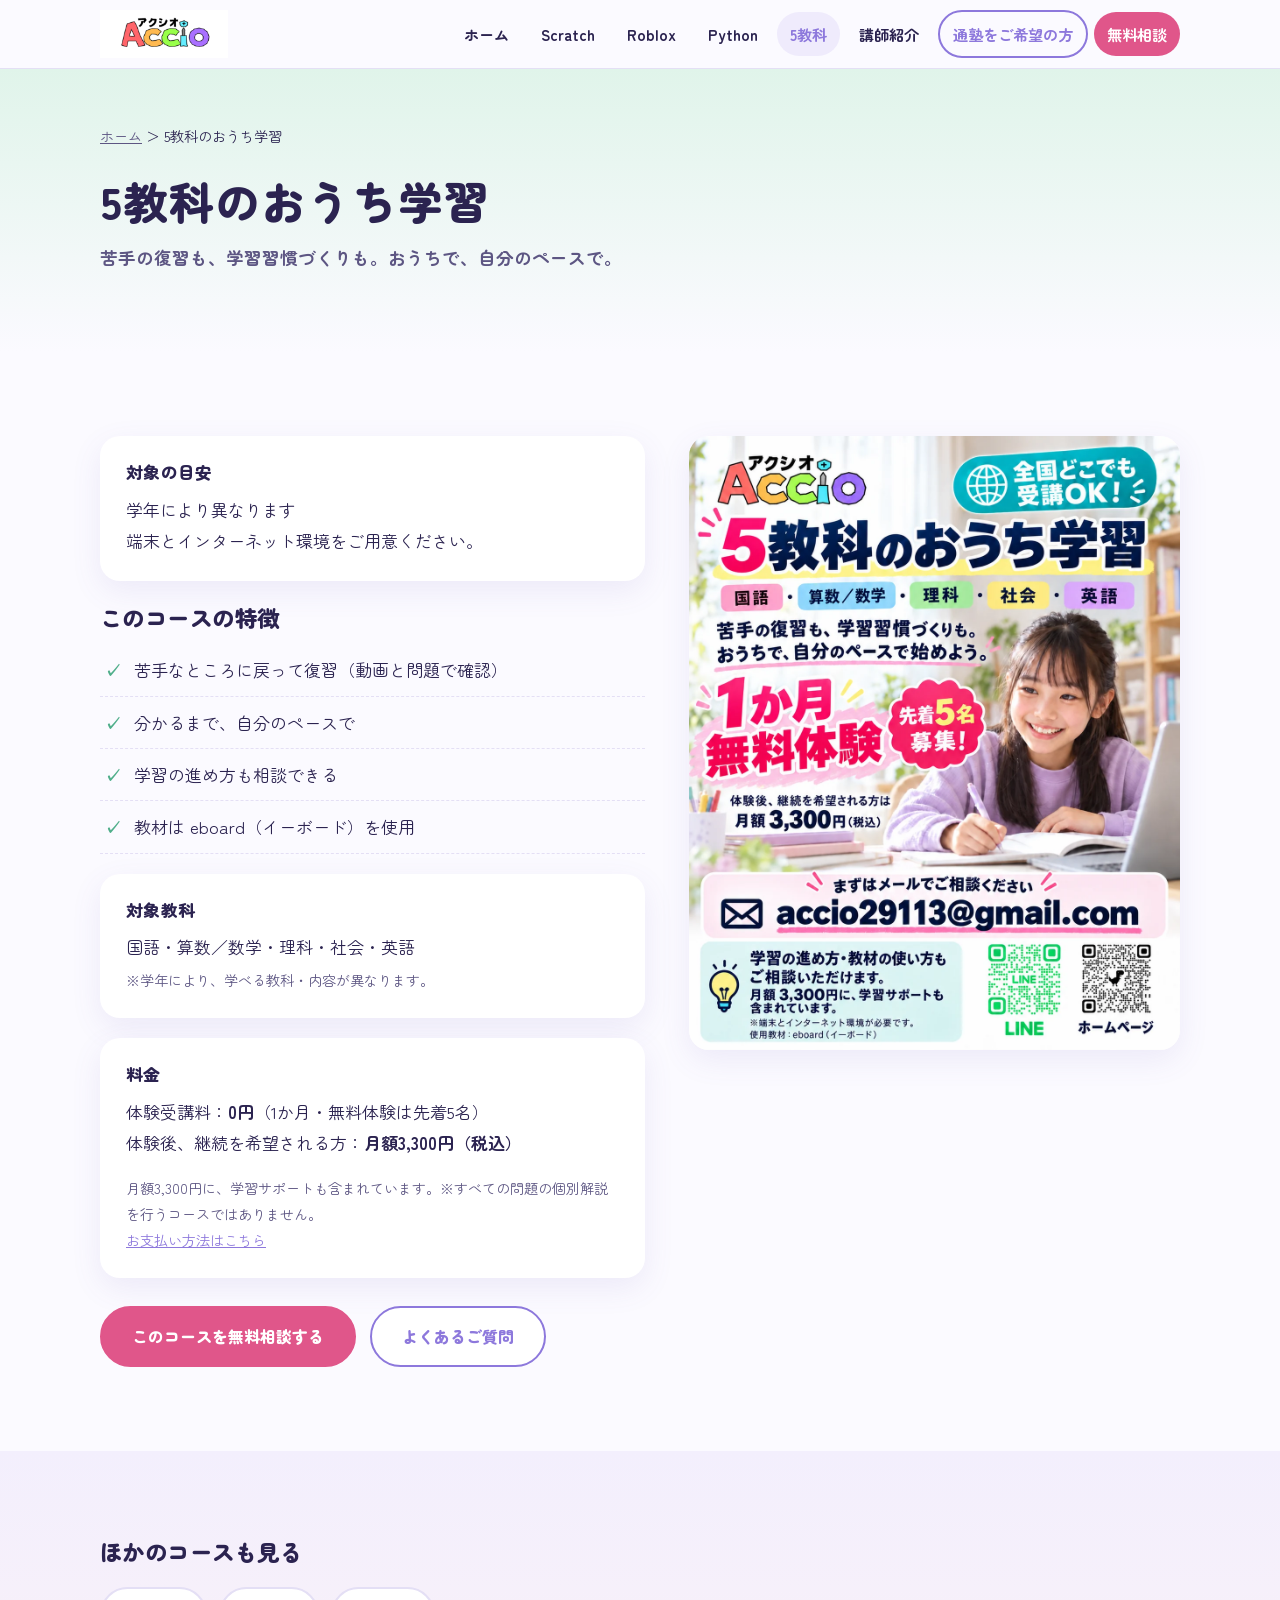
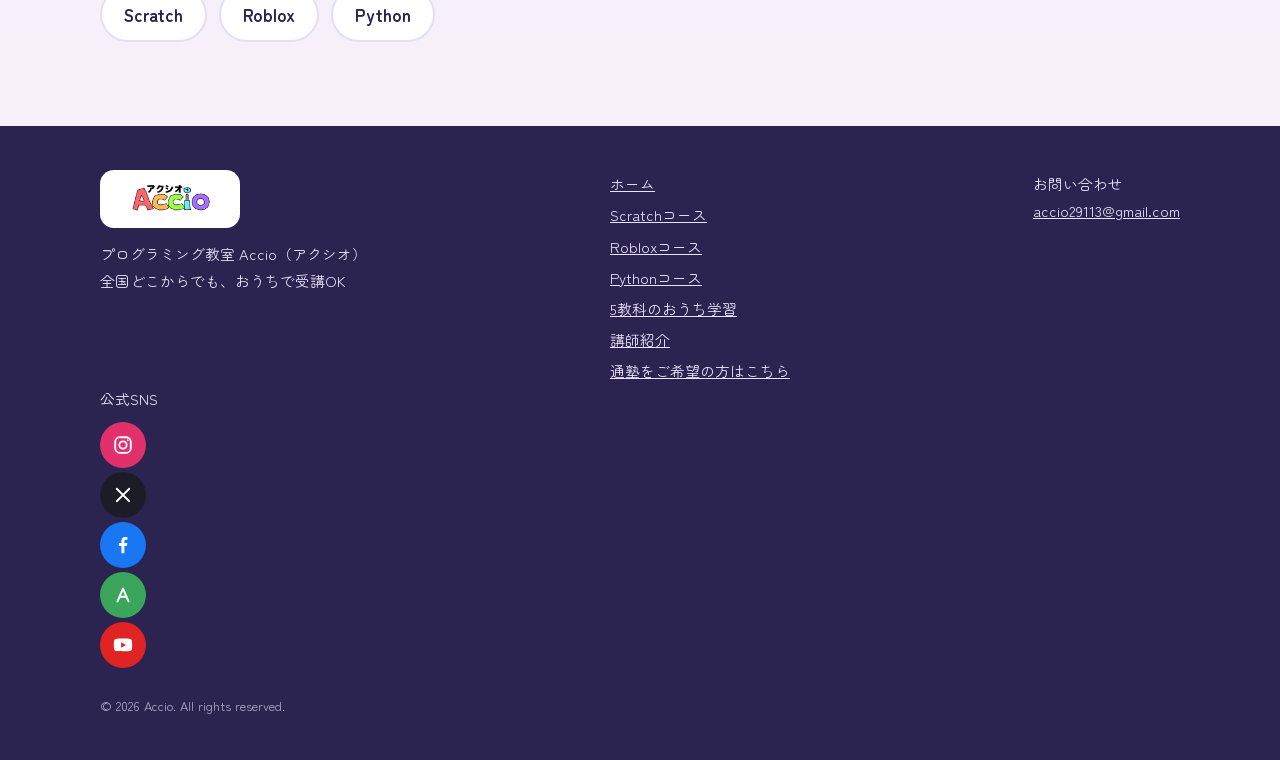
<file: gokyoka.html>
<!DOCTYPE html>
<html lang="ja">
<head>
<meta charset="UTF-8">
<meta name="viewport" content="width=device-width, initial-scale=1">
<title>5教科のおうち学習｜Accio（アクシオ）</title>
<meta name="description" content="国語・算数/数学・理科・社会・英語をおうちで。1か月無料体験（先着5名）、継続は月額3,300円。">
<meta property="og:title" content="5教科のおうち学習｜Accio（アクシオ）">
<meta property="og:description" content="国語・算数/数学・理科・社会・英語をおうちで。1か月無料体験（先着5名）、継続は月額3,300円。">
<meta property="og:image" content="images/banner-hero.webp">
<link rel="icon" href="images/character.png">
<link rel="preconnect" href="https://fonts.googleapis.com">
<link rel="preconnect" href="https://fonts.gstatic.com" crossorigin>
<link href="https://fonts.googleapis.com/css2?family=Zen+Maru+Gothic:wght@400;500;700;900&family=Mochiy+Pop+One&display=swap" rel="stylesheet">
<link rel="stylesheet" href="css/style.css">
</head>
<body>
<header class="site-header">
  <div class="wrap header-inner">
    <a class="brand" href="index.html"><img src="images/logo.png" alt="プログラミング教室 Accio（アクシオ）"></a>
    <button class="menu-btn" aria-expanded="false" aria-controls="nav">メニュー</button>
    <nav class="nav" id="nav" aria-label="メインメニュー"><ul>
<li><a href="index.html">ホーム</a></li>
<li><a href="scratch.html">Scratch</a></li>
<li><a href="roblox.html">Roblox</a></li>
<li><a href="python.html">Python</a></li>
<li><a href="gokyoka.html" aria-current="page">5教科</a></li>
<li><a href="teacher.html">講師紹介</a></li>
<li class="nav-juku"><a href="https://accio29113.my.canva.site/programming-school" target="_blank" rel="noopener noreferrer">通塾をご希望の方</a></li>
<li class="nav-cta"><a href="https://docs.google.com/forms/d/e/1FAIpQLSdkqtWFHNfhUqigOPQ6MAlRJA54YKW0S_pAwkJ52RMXYvyKtA/viewform" target="_blank" rel="noopener noreferrer">無料相談</a></li>
    </ul></nav>
  </div>
</header>
<main>

<section class="page-hero c-study">
  <div class="wrap">
    <p class="crumb"><a href="index.html">ホーム</a> ＞ 5教科のおうち学習</p>
    <h1>5教科のおうち学習<span style="font-size:.5em;margin-left:10px;color:var(--ink-soft)"></span></h1>
    <p class="sub">苦手の復習も、学習習慣づくりも。おうちで、自分のペースで。</p>
  </div>
</section>

<section>
  <div class="wrap detail-grid">
    <div>
      <div class="info-box"><h3>対象の目安</h3><p>学年により異なります<br>端末とインターネット環境をご用意ください。</p></div>
      <h2 class="sec-title" style="font-size:1.4rem">このコースの特徴</h2>
      <ul class="check"><li>苦手なところに戻って復習（動画と問題で確認）</li><li>分かるまで、自分のペースで</li><li>学習の進め方も相談できる</li><li>教材は eboard（イーボード）を使用</li></ul>
      <div class="info-box"><h3>対象教科</h3><p>国語・算数／数学・理科・社会・英語<br><span style="font-size:.88rem;color:var(--ink-soft)">※学年により、学べる教科・内容が異なります。</span></p></div>
      <div class="info-box"><h3>料金</h3>
        <p>体験受講料：<b>0円</b>（1か月・無料体験は先着5名）<br>体験後、継続を希望される方：<b>月額3,300円（税込）</b></p>
        <p style="font-size:.88rem;color:var(--ink-soft)">月額3,300円に、学習サポートも含まれています。※すべての問題の個別解説を行うコースではありません。<br><a href="index.html#payment">お支払い方法はこちら</a></p></div>
      <div class="btn-row"><a class="btn" href="https://docs.google.com/forms/d/e/1FAIpQLSdkqtWFHNfhUqigOPQ6MAlRJA54YKW0S_pAwkJ52RMXYvyKtA/viewform" target="_blank" rel="noopener noreferrer">このコースを無料相談する</a><a class="btn ghost" href="index.html#faq">よくあるご質問</a></div>
    </div>
    <div class="shot"><img src="images/flyer-gokyoka.webp" alt="5教科のおうち学習のご案内チラシ"></div>
  </div>
</section>

<section class="bg-tint">
  <div class="wrap">
    <h2 class="sec-title" style="font-size:1.4rem">ほかのコースも見る</h2>
    <div class="other-courses"><a href="scratch.html">Scratch</a><a href="roblox.html">Roblox</a><a href="python.html">Python</a></div>
  </div>
</section>

</main>
<footer class="site-footer">
  <div class="wrap">
    <div class="footer-inner">
      <div>
        <div class="footer-logo"><img src="images/logo.png" alt="Accio"></div>
        <p>プログラミング教室 Accio（アクシオ）<br>全国どこからでも、おうちで受講OK</p>
      </div>
      <ul>
        <li><a href="index.html">ホーム</a></li>
        <li><a href="scratch.html">Scratchコース</a></li>
        <li><a href="roblox.html">Robloxコース</a></li>
        <li><a href="python.html">Pythonコース</a></li>
        <li><a href="gokyoka.html">5教科のおうち学習</a></li>
        <li><a href="teacher.html">講師紹介</a></li>
        <li><a href="https://accio29113.my.canva.site/programming-school" target="_blank" rel="noopener noreferrer">通塾をご希望の方はこちら</a></li>
      </ul>
      <div>
        <p>お問い合わせ<br><a href="mailto:accio29113@gmail.com">accio29113@gmail.com</a></p>
        <!-- 【あとで追加】ホームページ公開後に、特定商取引法に基づく表記・プライバシーポリシーへのリンクをここに置けます -->
      </div>
    </div>
    <div class="footer-sns"><p>公式SNS</p><ul class="sns on-dark" aria-label="Accioの公式SNS"><li><a href="https://www.instagram.com/accio29113/" target="_blank" rel="noopener noreferrer" aria-label="Instagram" title="Instagram" style="background:#e1306c"><svg viewBox="0 0 24 24" width="22" height="22" fill="none" stroke="#fff" stroke-width="2" stroke-linecap="round"><rect x="3.5" y="3.5" width="17" height="17" rx="5"/><circle cx="12" cy="12" r="4"/><circle cx="17.2" cy="6.8" r="1" fill="#fff" stroke="none"/></svg></a></li><li><a href="https://x.com/accio29113" target="_blank" rel="noopener noreferrer" aria-label="X" title="X" style="background:#1c1c28"><svg viewBox="0 0 24 24" width="20" height="20" fill="none" stroke="#fff" stroke-width="2.2" stroke-linecap="round"><path d="M4.5 4.5l15 15M19.5 4.5l-15 15"/></svg></a></li><li><a href="https://www.facebook.com/accio29113" target="_blank" rel="noopener noreferrer" aria-label="Facebook" title="Facebook" style="background:#1877f2"><svg viewBox="0 0 24 24" width="22" height="22" fill="#fff"><path d="M13.5 21v-8h2.7l.5-3.2h-3.2V7.8c0-.9.4-1.6 1.7-1.6h1.6V3.4c-.3 0-1.3-.2-2.4-.2-2.5 0-4.1 1.5-4.1 4.2v2.4H7.5V13h2.8v8z"/></svg></a></li><li><a href="https://ameblo.jp/bz178love54/" target="_blank" rel="noopener noreferrer" aria-label="アメブロ" title="アメブロ" style="background:#3ba55c"><svg viewBox="0 0 24 24" width="22" height="22" fill="none" stroke="#fff" stroke-width="2.2" stroke-linecap="round" stroke-linejoin="round"><path d="M6 19L12 5l6 14M8.5 14h7"/></svg></a></li><li><a href="https://www.youtube.com/@accio29113" target="_blank" rel="noopener noreferrer" aria-label="YouTube" title="YouTube" style="background:#e02424"><svg viewBox="0 0 24 24" width="22" height="22" fill="#fff"><path d="M21.6 7.2a2.5 2.5 0 0 0-1.8-1.8C18.2 5 12 5 12 5s-6.2 0-7.8.4A2.5 2.5 0 0 0 2.4 7.2C2 8.8 2 12 2 12s0 3.2.4 4.8a2.5 2.5 0 0 0 1.8 1.8C5.8 19 12 19 12 19s6.2 0 7.8-.4a2.5 2.5 0 0 0 1.8-1.8c.4-1.6.4-4.8.4-4.8s0-3.2-.4-4.8zM10 15V9l5.2 3z"/></svg></a></li></ul></div>
    <p class="copy">© 2026 Accio. All rights reserved.</p>
  </div>
</footer>
<script src="js/main.js"></script>
</body>
</html>
</file>
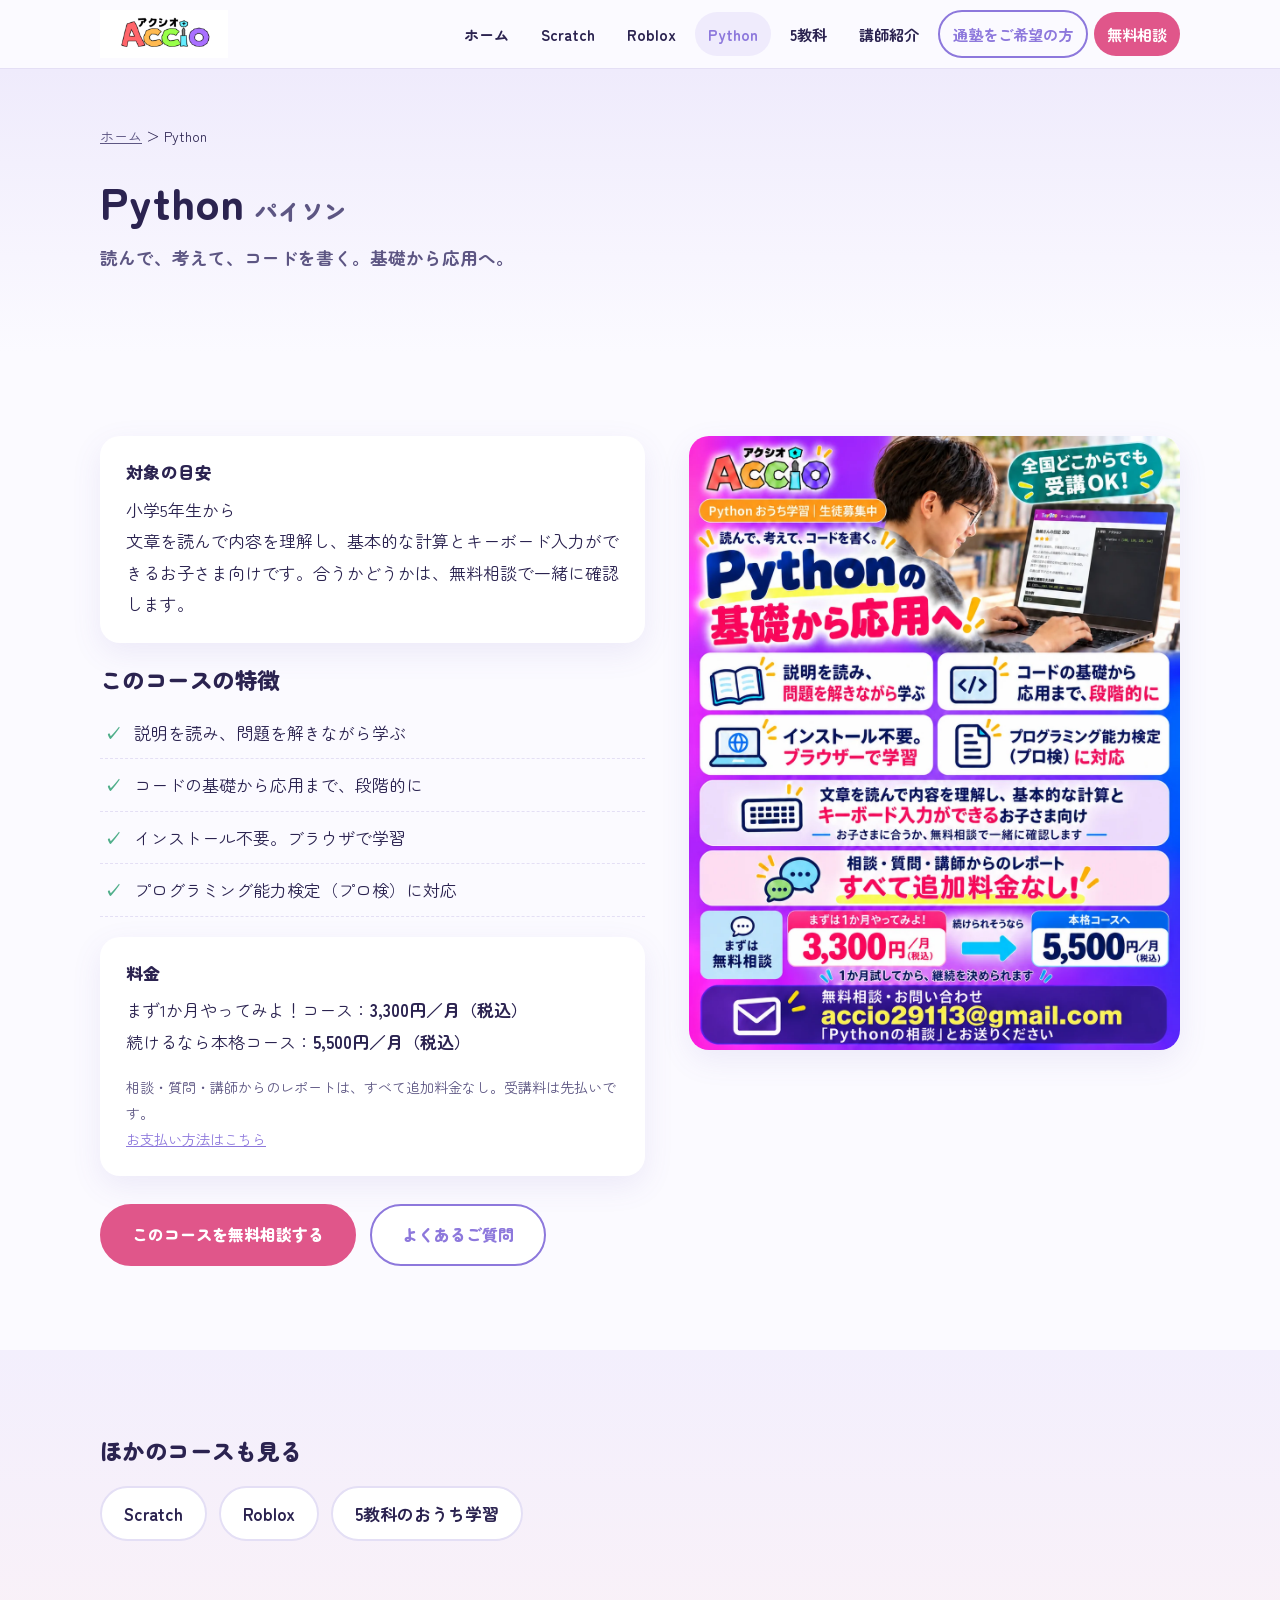
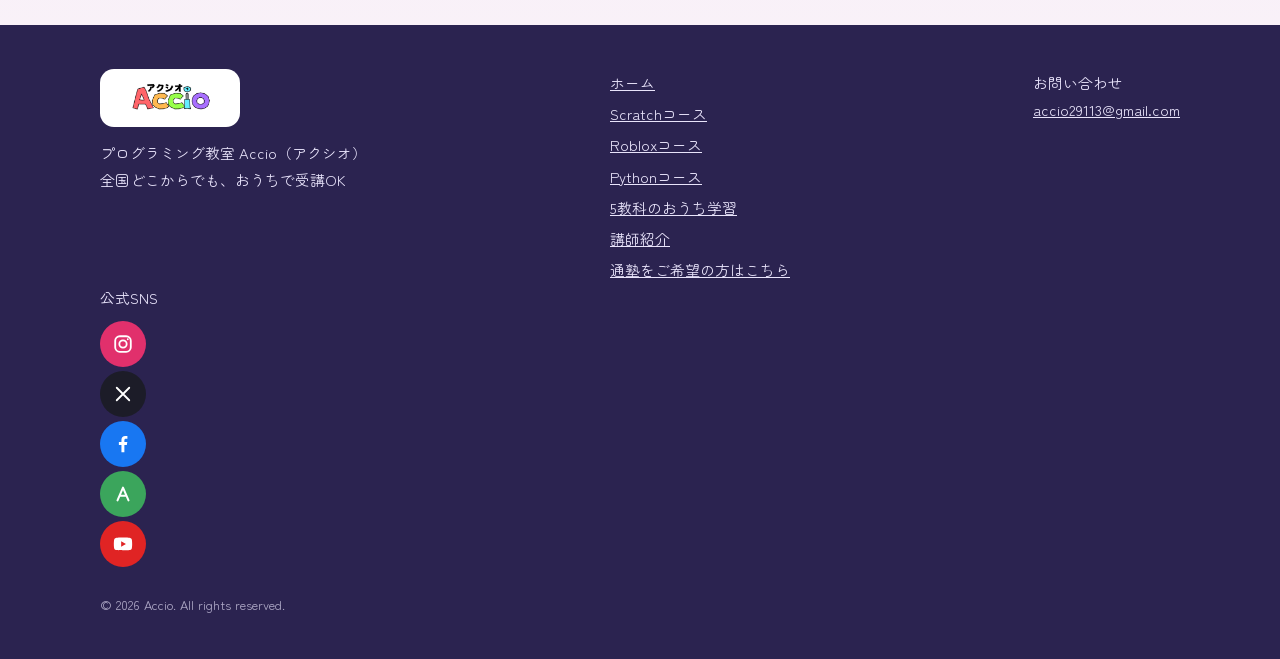
<file: python.html>
<!DOCTYPE html>
<html lang="ja">
<head>
<meta charset="UTF-8">
<meta name="viewport" content="width=device-width, initial-scale=1">
<title>Pythonコース｜Accio（アクシオ）</title>
<meta name="description" content="読んで、考えて、コードを書く。Pythonの基礎から応用まで、ブラウザで学べます。">
<meta property="og:title" content="Pythonコース｜Accio（アクシオ）">
<meta property="og:description" content="読んで、考えて、コードを書く。Pythonの基礎から応用まで、ブラウザで学べます。">
<meta property="og:image" content="images/banner-hero.webp">
<link rel="icon" href="images/character.png">
<link rel="preconnect" href="https://fonts.googleapis.com">
<link rel="preconnect" href="https://fonts.gstatic.com" crossorigin>
<link href="https://fonts.googleapis.com/css2?family=Zen+Maru+Gothic:wght@400;500;700;900&family=Mochiy+Pop+One&display=swap" rel="stylesheet">
<link rel="stylesheet" href="css/style.css">
</head>
<body>
<header class="site-header">
  <div class="wrap header-inner">
    <a class="brand" href="index.html"><img src="images/logo.png" alt="プログラミング教室 Accio（アクシオ）"></a>
    <button class="menu-btn" aria-expanded="false" aria-controls="nav">メニュー</button>
    <nav class="nav" id="nav" aria-label="メインメニュー"><ul>
<li><a href="index.html">ホーム</a></li>
<li><a href="scratch.html">Scratch</a></li>
<li><a href="roblox.html">Roblox</a></li>
<li><a href="python.html" aria-current="page">Python</a></li>
<li><a href="gokyoka.html">5教科</a></li>
<li><a href="teacher.html">講師紹介</a></li>
<li class="nav-juku"><a href="https://accio29113.my.canva.site/programming-school" target="_blank" rel="noopener noreferrer">通塾をご希望の方</a></li>
<li class="nav-cta"><a href="https://docs.google.com/forms/d/e/1FAIpQLSdkqtWFHNfhUqigOPQ6MAlRJA54YKW0S_pAwkJ52RMXYvyKtA/viewform" target="_blank" rel="noopener noreferrer">無料相談</a></li>
    </ul></nav>
  </div>
</header>
<main>

<section class="page-hero c-python">
  <div class="wrap">
    <p class="crumb"><a href="index.html">ホーム</a> ＞ Python</p>
    <h1>Python<span style="font-size:.5em;margin-left:10px;color:var(--ink-soft)">パイソン</span></h1>
    <p class="sub">読んで、考えて、コードを書く。基礎から応用へ。</p>
  </div>
</section>

<section>
  <div class="wrap detail-grid">
    <div>
      <div class="info-box"><h3>対象の目安</h3><p>小学5年生から<br>文章を読んで内容を理解し、基本的な計算とキーボード入力ができるお子さま向けです。合うかどうかは、無料相談で一緒に確認します。</p></div>
      <h2 class="sec-title" style="font-size:1.4rem">このコースの特徴</h2>
      <ul class="check"><li>説明を読み、問題を解きながら学ぶ</li><li>コードの基礎から応用まで、段階的に</li><li>インストール不要。ブラウザで学習</li><li>プログラミング能力検定（プロ検）に対応</li></ul>
      
      <div class="info-box"><h3>料金</h3>
        <p>まず1か月やってみよ！コース：<b>3,300円／月（税込）</b><br>続けるなら本格コース：<b>5,500円／月（税込）</b></p>
        <p style="font-size:.88rem;color:var(--ink-soft)">相談・質問・講師からのレポートは、すべて追加料金なし。受講料は先払いです。<br><a href="index.html#payment">お支払い方法はこちら</a></p></div>
      <div class="btn-row"><a class="btn" href="https://docs.google.com/forms/d/e/1FAIpQLSdkqtWFHNfhUqigOPQ6MAlRJA54YKW0S_pAwkJ52RMXYvyKtA/viewform" target="_blank" rel="noopener noreferrer">このコースを無料相談する</a><a class="btn ghost" href="index.html#faq">よくあるご質問</a></div>
    </div>
    <div class="shot"><img src="images/flyer-python.webp" alt="Pythonコースのご案内チラシ"></div>
  </div>
</section>

<section class="bg-tint">
  <div class="wrap">
    <h2 class="sec-title" style="font-size:1.4rem">ほかのコースも見る</h2>
    <div class="other-courses"><a href="scratch.html">Scratch</a><a href="roblox.html">Roblox</a><a href="gokyoka.html">5教科のおうち学習</a></div>
  </div>
</section>

</main>
<footer class="site-footer">
  <div class="wrap">
    <div class="footer-inner">
      <div>
        <div class="footer-logo"><img src="images/logo.png" alt="Accio"></div>
        <p>プログラミング教室 Accio（アクシオ）<br>全国どこからでも、おうちで受講OK</p>
      </div>
      <ul>
        <li><a href="index.html">ホーム</a></li>
        <li><a href="scratch.html">Scratchコース</a></li>
        <li><a href="roblox.html">Robloxコース</a></li>
        <li><a href="python.html">Pythonコース</a></li>
        <li><a href="gokyoka.html">5教科のおうち学習</a></li>
        <li><a href="teacher.html">講師紹介</a></li>
        <li><a href="https://accio29113.my.canva.site/programming-school" target="_blank" rel="noopener noreferrer">通塾をご希望の方はこちら</a></li>
      </ul>
      <div>
        <p>お問い合わせ<br><a href="mailto:accio29113@gmail.com">accio29113@gmail.com</a></p>
        <!-- 【あとで追加】ホームページ公開後に、特定商取引法に基づく表記・プライバシーポリシーへのリンクをここに置けます -->
      </div>
    </div>
    <div class="footer-sns"><p>公式SNS</p><ul class="sns on-dark" aria-label="Accioの公式SNS"><li><a href="https://www.instagram.com/accio29113/" target="_blank" rel="noopener noreferrer" aria-label="Instagram" title="Instagram" style="background:#e1306c"><svg viewBox="0 0 24 24" width="22" height="22" fill="none" stroke="#fff" stroke-width="2" stroke-linecap="round"><rect x="3.5" y="3.5" width="17" height="17" rx="5"/><circle cx="12" cy="12" r="4"/><circle cx="17.2" cy="6.8" r="1" fill="#fff" stroke="none"/></svg></a></li><li><a href="https://x.com/accio29113" target="_blank" rel="noopener noreferrer" aria-label="X" title="X" style="background:#1c1c28"><svg viewBox="0 0 24 24" width="20" height="20" fill="none" stroke="#fff" stroke-width="2.2" stroke-linecap="round"><path d="M4.5 4.5l15 15M19.5 4.5l-15 15"/></svg></a></li><li><a href="https://www.facebook.com/accio29113" target="_blank" rel="noopener noreferrer" aria-label="Facebook" title="Facebook" style="background:#1877f2"><svg viewBox="0 0 24 24" width="22" height="22" fill="#fff"><path d="M13.5 21v-8h2.7l.5-3.2h-3.2V7.8c0-.9.4-1.6 1.7-1.6h1.6V3.4c-.3 0-1.3-.2-2.4-.2-2.5 0-4.1 1.5-4.1 4.2v2.4H7.5V13h2.8v8z"/></svg></a></li><li><a href="https://ameblo.jp/bz178love54/" target="_blank" rel="noopener noreferrer" aria-label="アメブロ" title="アメブロ" style="background:#3ba55c"><svg viewBox="0 0 24 24" width="22" height="22" fill="none" stroke="#fff" stroke-width="2.2" stroke-linecap="round" stroke-linejoin="round"><path d="M6 19L12 5l6 14M8.5 14h7"/></svg></a></li><li><a href="https://www.youtube.com/@accio29113" target="_blank" rel="noopener noreferrer" aria-label="YouTube" title="YouTube" style="background:#e02424"><svg viewBox="0 0 24 24" width="22" height="22" fill="#fff"><path d="M21.6 7.2a2.5 2.5 0 0 0-1.8-1.8C18.2 5 12 5 12 5s-6.2 0-7.8.4A2.5 2.5 0 0 0 2.4 7.2C2 8.8 2 12 2 12s0 3.2.4 4.8a2.5 2.5 0 0 0 1.8 1.8C5.8 19 12 19 12 19s6.2 0 7.8-.4a2.5 2.5 0 0 0 1.8-1.8c.4-1.6.4-4.8.4-4.8s0-3.2-.4-4.8zM10 15V9l5.2 3z"/></svg></a></li></ul></div>
    <p class="copy">© 2026 Accio. All rights reserved.</p>
  </div>
</footer>
<script src="js/main.js"></script>
</body>
</html>
</file>
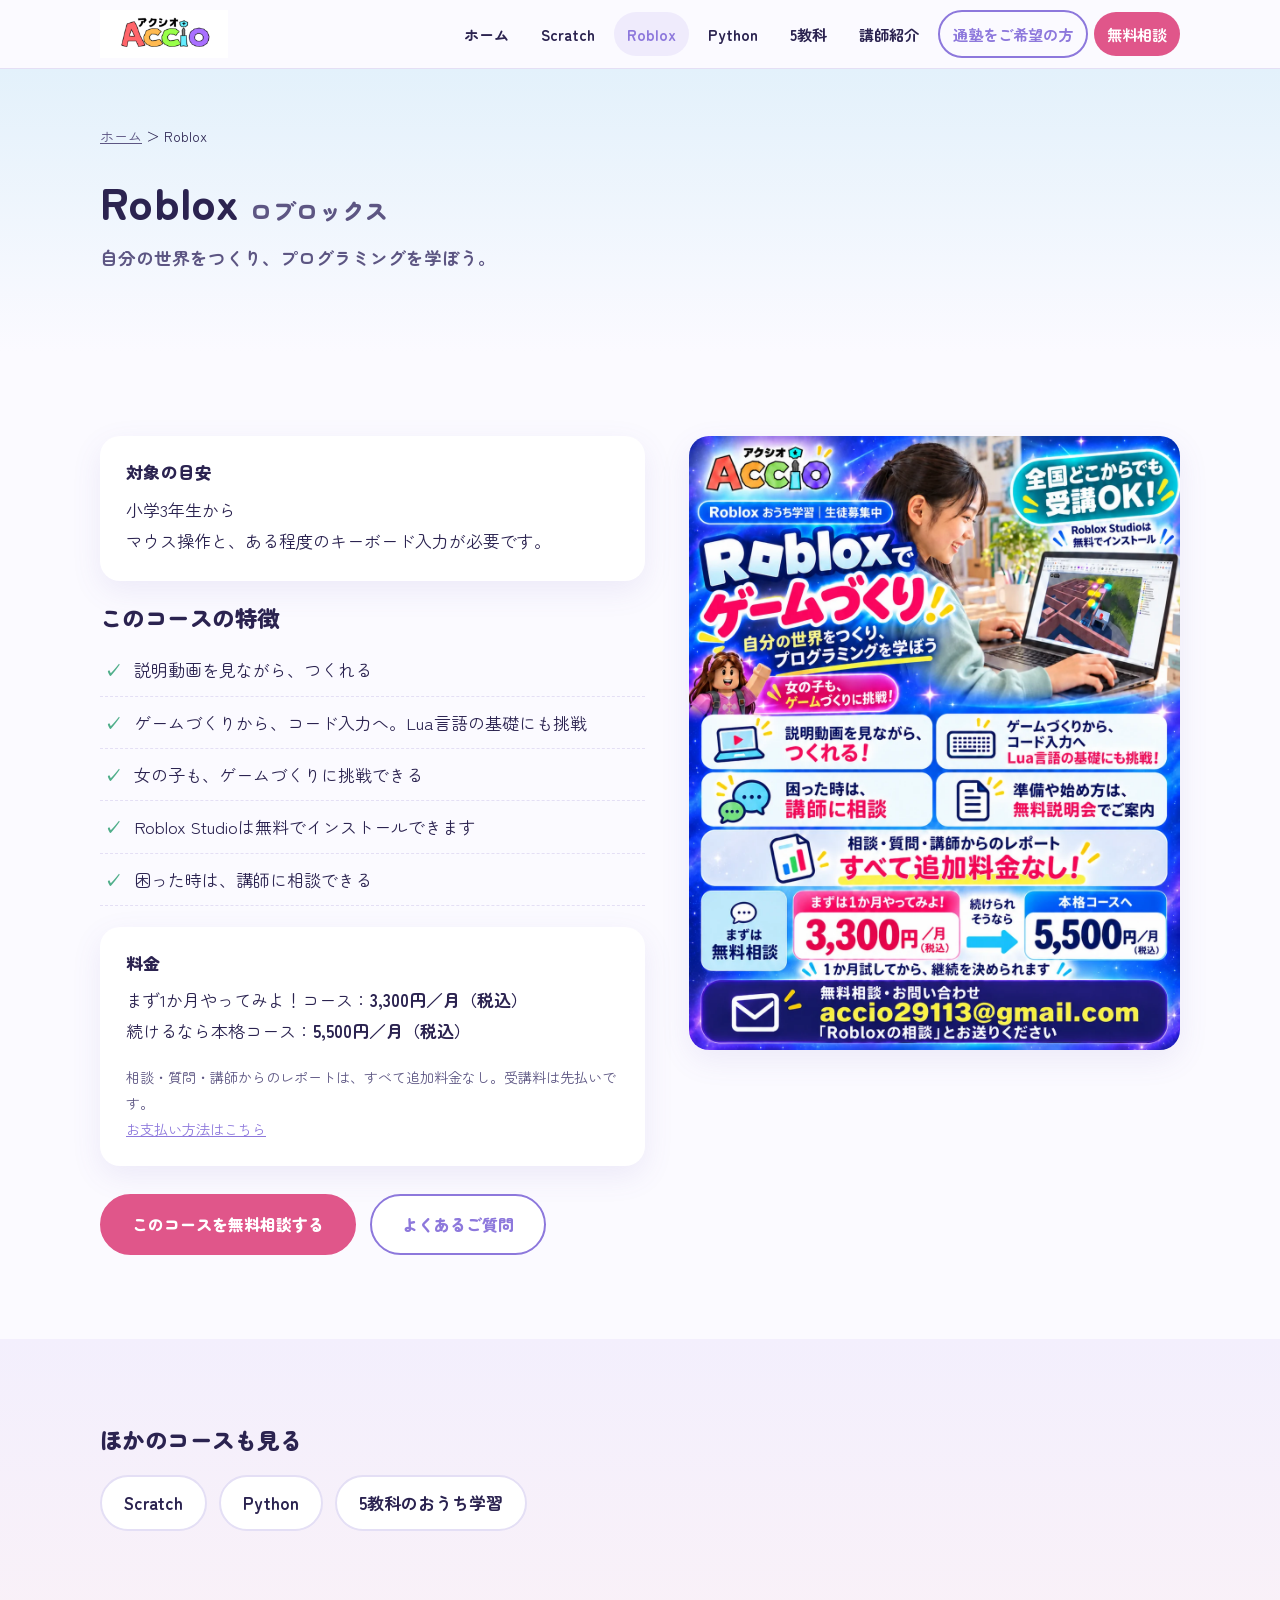
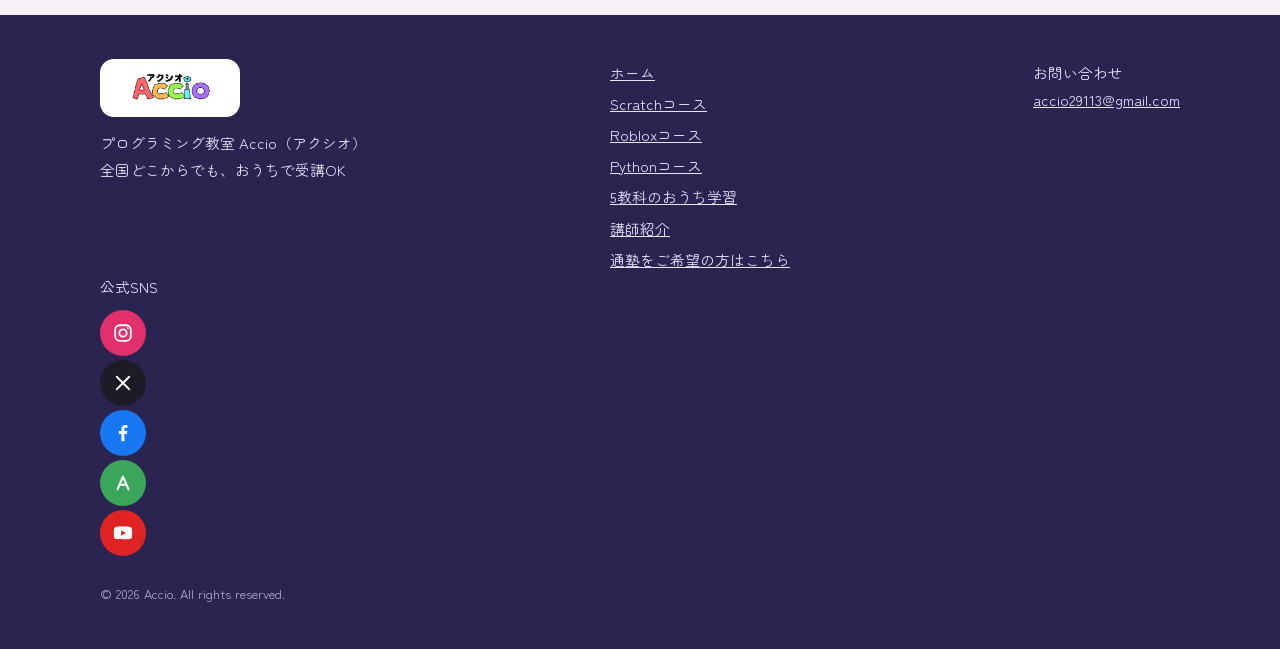
<file: roblox.html>
<!DOCTYPE html>
<html lang="ja">
<head>
<meta charset="UTF-8">
<meta name="viewport" content="width=device-width, initial-scale=1">
<title>Robloxコース｜Accio（アクシオ）</title>
<meta name="description" content="Robloxで自分の世界をつくる。ゲームづくりからLua言語の基礎まで、おうちで学べます。">
<meta property="og:title" content="Robloxコース｜Accio（アクシオ）">
<meta property="og:description" content="Robloxで自分の世界をつくる。ゲームづくりからLua言語の基礎まで、おうちで学べます。">
<meta property="og:image" content="images/banner-hero.webp">
<link rel="icon" href="images/character.png">
<link rel="preconnect" href="https://fonts.googleapis.com">
<link rel="preconnect" href="https://fonts.gstatic.com" crossorigin>
<link href="https://fonts.googleapis.com/css2?family=Zen+Maru+Gothic:wght@400;500;700;900&family=Mochiy+Pop+One&display=swap" rel="stylesheet">
<link rel="stylesheet" href="css/style.css">
</head>
<body>
<header class="site-header">
  <div class="wrap header-inner">
    <a class="brand" href="index.html"><img src="images/logo.png" alt="プログラミング教室 Accio（アクシオ）"></a>
    <button class="menu-btn" aria-expanded="false" aria-controls="nav">メニュー</button>
    <nav class="nav" id="nav" aria-label="メインメニュー"><ul>
<li><a href="index.html">ホーム</a></li>
<li><a href="scratch.html">Scratch</a></li>
<li><a href="roblox.html" aria-current="page">Roblox</a></li>
<li><a href="python.html">Python</a></li>
<li><a href="gokyoka.html">5教科</a></li>
<li><a href="teacher.html">講師紹介</a></li>
<li class="nav-juku"><a href="https://accio29113.my.canva.site/programming-school" target="_blank" rel="noopener noreferrer">通塾をご希望の方</a></li>
<li class="nav-cta"><a href="https://docs.google.com/forms/d/e/1FAIpQLSdkqtWFHNfhUqigOPQ6MAlRJA54YKW0S_pAwkJ52RMXYvyKtA/viewform" target="_blank" rel="noopener noreferrer">無料相談</a></li>
    </ul></nav>
  </div>
</header>
<main>

<section class="page-hero c-roblox">
  <div class="wrap">
    <p class="crumb"><a href="index.html">ホーム</a> ＞ Roblox</p>
    <h1>Roblox<span style="font-size:.5em;margin-left:10px;color:var(--ink-soft)">ロブロックス</span></h1>
    <p class="sub">自分の世界をつくり、プログラミングを学ぼう。</p>
  </div>
</section>

<section>
  <div class="wrap detail-grid">
    <div>
      <div class="info-box"><h3>対象の目安</h3><p>小学3年生から<br>マウス操作と、ある程度のキーボード入力が必要です。</p></div>
      <h2 class="sec-title" style="font-size:1.4rem">このコースの特徴</h2>
      <ul class="check"><li>説明動画を見ながら、つくれる</li><li>ゲームづくりから、コード入力へ。Lua言語の基礎にも挑戦</li><li>女の子も、ゲームづくりに挑戦できる</li><li>Roblox Studioは無料でインストールできます</li><li>困った時は、講師に相談できる</li></ul>
      
      <div class="info-box"><h3>料金</h3>
        <p>まず1か月やってみよ！コース：<b>3,300円／月（税込）</b><br>続けるなら本格コース：<b>5,500円／月（税込）</b></p>
        <p style="font-size:.88rem;color:var(--ink-soft)">相談・質問・講師からのレポートは、すべて追加料金なし。受講料は先払いです。<br><a href="index.html#payment">お支払い方法はこちら</a></p></div>
      <div class="btn-row"><a class="btn" href="https://docs.google.com/forms/d/e/1FAIpQLSdkqtWFHNfhUqigOPQ6MAlRJA54YKW0S_pAwkJ52RMXYvyKtA/viewform" target="_blank" rel="noopener noreferrer">このコースを無料相談する</a><a class="btn ghost" href="index.html#faq">よくあるご質問</a></div>
    </div>
    <div class="shot"><img src="images/flyer-roblox.webp" alt="Robloxコースのご案内チラシ"></div>
  </div>
</section>

<section class="bg-tint">
  <div class="wrap">
    <h2 class="sec-title" style="font-size:1.4rem">ほかのコースも見る</h2>
    <div class="other-courses"><a href="scratch.html">Scratch</a><a href="python.html">Python</a><a href="gokyoka.html">5教科のおうち学習</a></div>
  </div>
</section>

</main>
<footer class="site-footer">
  <div class="wrap">
    <div class="footer-inner">
      <div>
        <div class="footer-logo"><img src="images/logo.png" alt="Accio"></div>
        <p>プログラミング教室 Accio（アクシオ）<br>全国どこからでも、おうちで受講OK</p>
      </div>
      <ul>
        <li><a href="index.html">ホーム</a></li>
        <li><a href="scratch.html">Scratchコース</a></li>
        <li><a href="roblox.html">Robloxコース</a></li>
        <li><a href="python.html">Pythonコース</a></li>
        <li><a href="gokyoka.html">5教科のおうち学習</a></li>
        <li><a href="teacher.html">講師紹介</a></li>
        <li><a href="https://accio29113.my.canva.site/programming-school" target="_blank" rel="noopener noreferrer">通塾をご希望の方はこちら</a></li>
      </ul>
      <div>
        <p>お問い合わせ<br><a href="mailto:accio29113@gmail.com">accio29113@gmail.com</a></p>
        <!-- 【あとで追加】ホームページ公開後に、特定商取引法に基づく表記・プライバシーポリシーへのリンクをここに置けます -->
      </div>
    </div>
    <div class="footer-sns"><p>公式SNS</p><ul class="sns on-dark" aria-label="Accioの公式SNS"><li><a href="https://www.instagram.com/accio29113/" target="_blank" rel="noopener noreferrer" aria-label="Instagram" title="Instagram" style="background:#e1306c"><svg viewBox="0 0 24 24" width="22" height="22" fill="none" stroke="#fff" stroke-width="2" stroke-linecap="round"><rect x="3.5" y="3.5" width="17" height="17" rx="5"/><circle cx="12" cy="12" r="4"/><circle cx="17.2" cy="6.8" r="1" fill="#fff" stroke="none"/></svg></a></li><li><a href="https://x.com/accio29113" target="_blank" rel="noopener noreferrer" aria-label="X" title="X" style="background:#1c1c28"><svg viewBox="0 0 24 24" width="20" height="20" fill="none" stroke="#fff" stroke-width="2.2" stroke-linecap="round"><path d="M4.5 4.5l15 15M19.5 4.5l-15 15"/></svg></a></li><li><a href="https://www.facebook.com/accio29113" target="_blank" rel="noopener noreferrer" aria-label="Facebook" title="Facebook" style="background:#1877f2"><svg viewBox="0 0 24 24" width="22" height="22" fill="#fff"><path d="M13.5 21v-8h2.7l.5-3.2h-3.2V7.8c0-.9.4-1.6 1.7-1.6h1.6V3.4c-.3 0-1.3-.2-2.4-.2-2.5 0-4.1 1.5-4.1 4.2v2.4H7.5V13h2.8v8z"/></svg></a></li><li><a href="https://ameblo.jp/bz178love54/" target="_blank" rel="noopener noreferrer" aria-label="アメブロ" title="アメブロ" style="background:#3ba55c"><svg viewBox="0 0 24 24" width="22" height="22" fill="none" stroke="#fff" stroke-width="2.2" stroke-linecap="round" stroke-linejoin="round"><path d="M6 19L12 5l6 14M8.5 14h7"/></svg></a></li><li><a href="https://www.youtube.com/@accio29113" target="_blank" rel="noopener noreferrer" aria-label="YouTube" title="YouTube" style="background:#e02424"><svg viewBox="0 0 24 24" width="22" height="22" fill="#fff"><path d="M21.6 7.2a2.5 2.5 0 0 0-1.8-1.8C18.2 5 12 5 12 5s-6.2 0-7.8.4A2.5 2.5 0 0 0 2.4 7.2C2 8.8 2 12 2 12s0 3.2.4 4.8a2.5 2.5 0 0 0 1.8 1.8C5.8 19 12 19 12 19s6.2 0 7.8-.4a2.5 2.5 0 0 0 1.8-1.8c.4-1.6.4-4.8.4-4.8s0-3.2-.4-4.8zM10 15V9l5.2 3z"/></svg></a></li></ul></div>
    <p class="copy">© 2026 Accio. All rights reserved.</p>
  </div>
</footer>
<script src="js/main.js"></script>
</body>
</html>
</file>
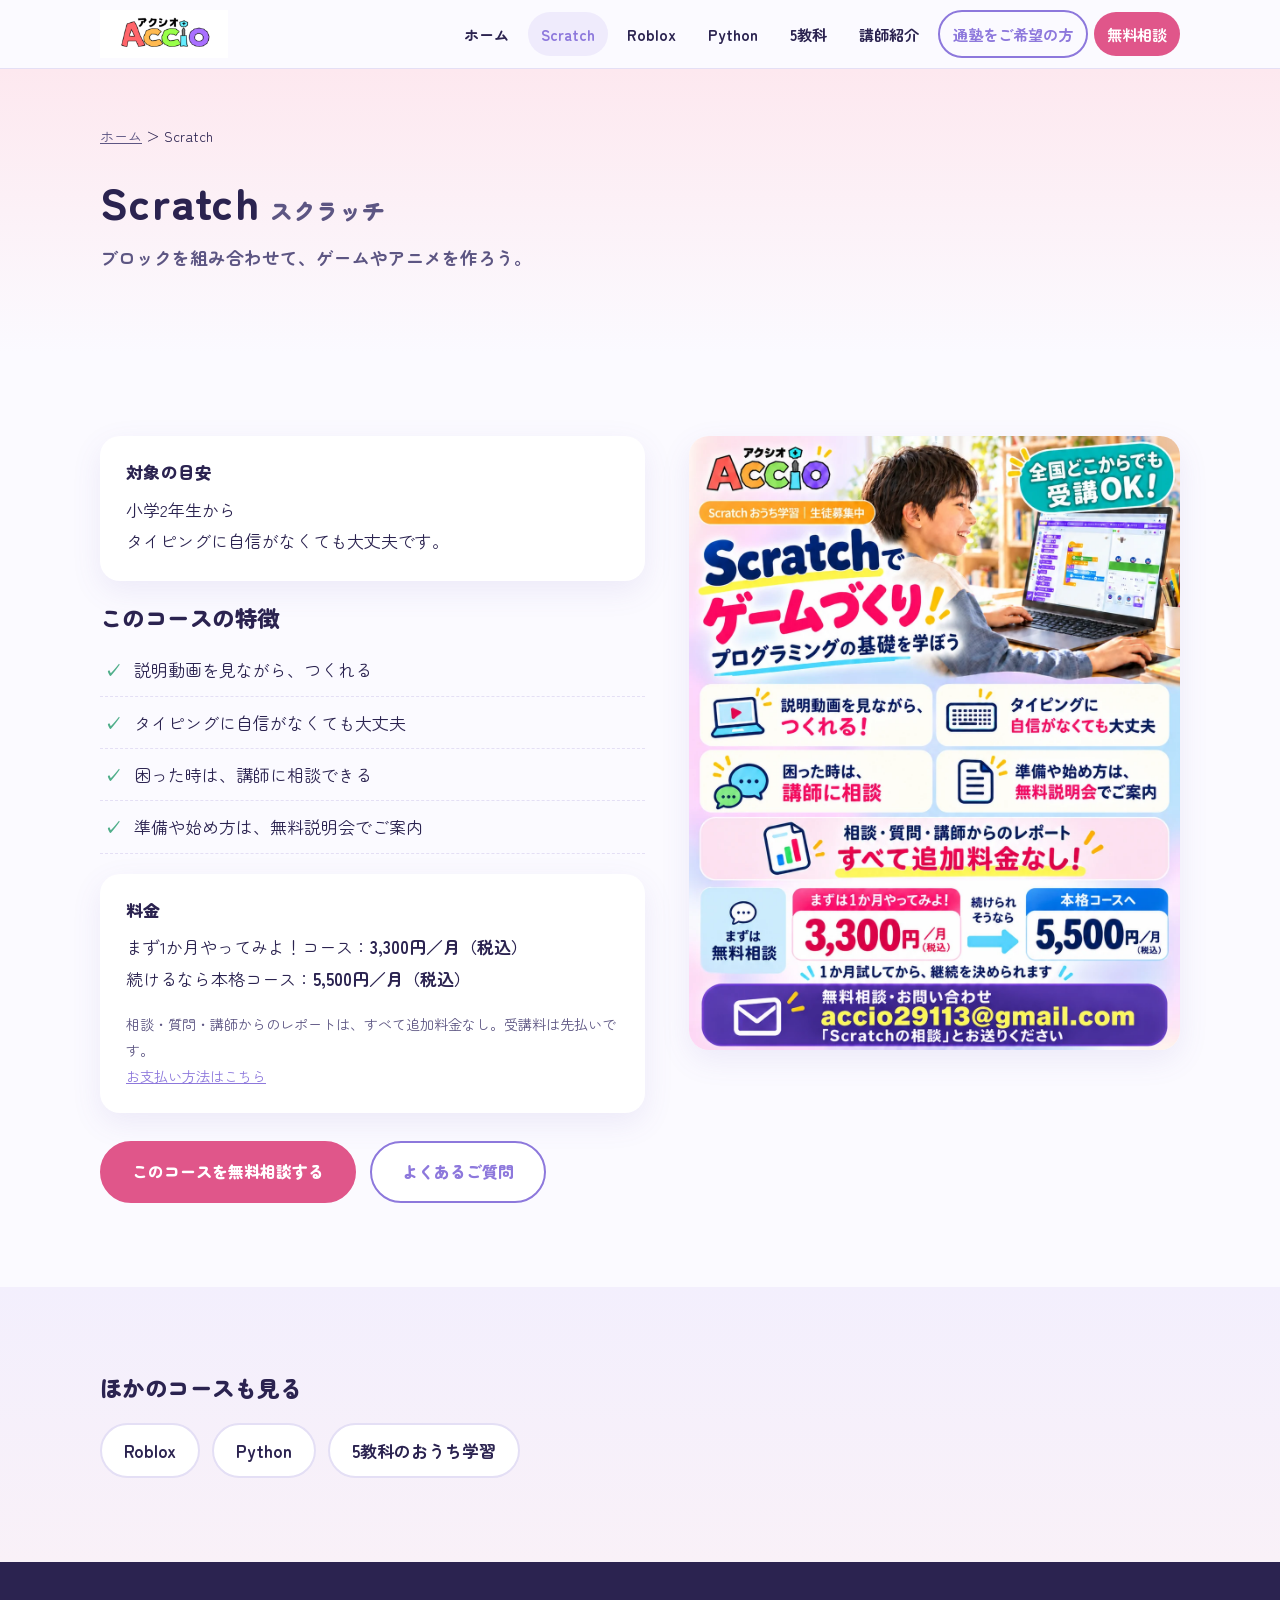
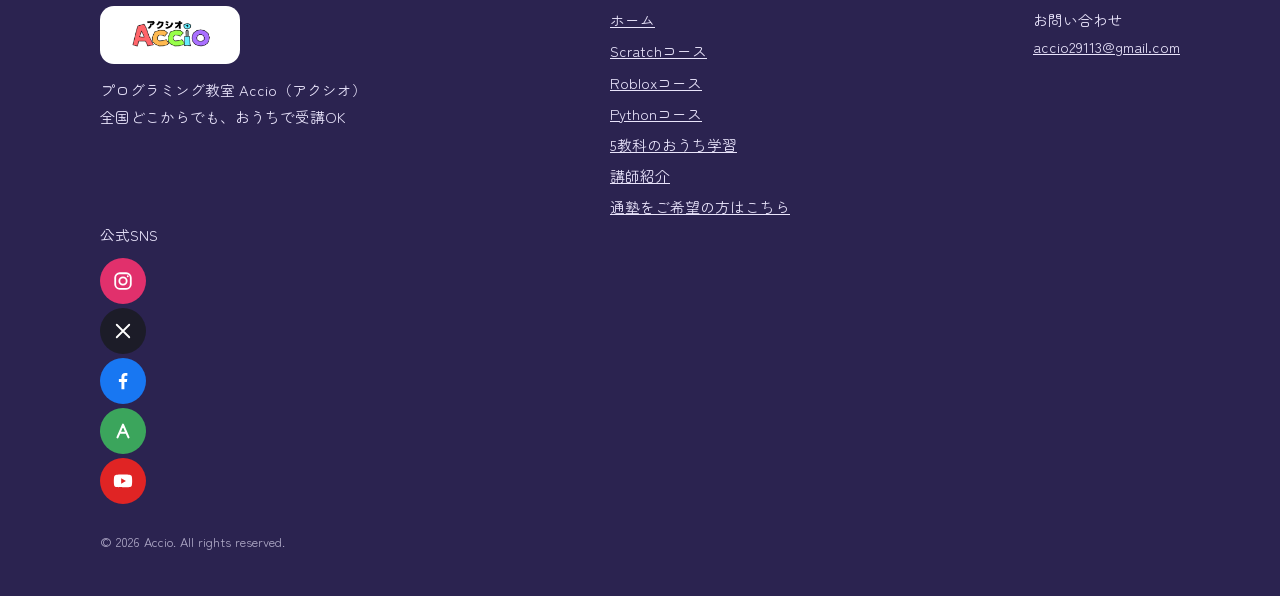
<file: scratch.html>
<!DOCTYPE html>
<html lang="ja">
<head>
<meta charset="UTF-8">
<meta name="viewport" content="width=device-width, initial-scale=1">
<title>Scratchコース｜Accio（アクシオ）</title>
<meta name="description" content="Scratchでゲームづくり。小学2年生から、説明動画を見ながらおうちで学べます。">
<meta property="og:title" content="Scratchコース｜Accio（アクシオ）">
<meta property="og:description" content="Scratchでゲームづくり。小学2年生から、説明動画を見ながらおうちで学べます。">
<meta property="og:image" content="images/banner-hero.webp">
<link rel="icon" href="images/character.png">
<link rel="preconnect" href="https://fonts.googleapis.com">
<link rel="preconnect" href="https://fonts.gstatic.com" crossorigin>
<link href="https://fonts.googleapis.com/css2?family=Zen+Maru+Gothic:wght@400;500;700;900&family=Mochiy+Pop+One&display=swap" rel="stylesheet">
<link rel="stylesheet" href="css/style.css">
</head>
<body>
<header class="site-header">
  <div class="wrap header-inner">
    <a class="brand" href="index.html"><img src="images/logo.png" alt="プログラミング教室 Accio（アクシオ）"></a>
    <button class="menu-btn" aria-expanded="false" aria-controls="nav">メニュー</button>
    <nav class="nav" id="nav" aria-label="メインメニュー"><ul>
<li><a href="index.html">ホーム</a></li>
<li><a href="scratch.html" aria-current="page">Scratch</a></li>
<li><a href="roblox.html">Roblox</a></li>
<li><a href="python.html">Python</a></li>
<li><a href="gokyoka.html">5教科</a></li>
<li><a href="teacher.html">講師紹介</a></li>
<li class="nav-juku"><a href="https://accio29113.my.canva.site/programming-school" target="_blank" rel="noopener noreferrer">通塾をご希望の方</a></li>
<li class="nav-cta"><a href="https://docs.google.com/forms/d/e/1FAIpQLSdkqtWFHNfhUqigOPQ6MAlRJA54YKW0S_pAwkJ52RMXYvyKtA/viewform" target="_blank" rel="noopener noreferrer">無料相談</a></li>
    </ul></nav>
  </div>
</header>
<main>

<section class="page-hero c-scratch">
  <div class="wrap">
    <p class="crumb"><a href="index.html">ホーム</a> ＞ Scratch</p>
    <h1>Scratch<span style="font-size:.5em;margin-left:10px;color:var(--ink-soft)">スクラッチ</span></h1>
    <p class="sub">ブロックを組み合わせて、ゲームやアニメを作ろう。</p>
  </div>
</section>

<section>
  <div class="wrap detail-grid">
    <div>
      <div class="info-box"><h3>対象の目安</h3><p>小学2年生から<br>タイピングに自信がなくても大丈夫です。</p></div>
      <h2 class="sec-title" style="font-size:1.4rem">このコースの特徴</h2>
      <ul class="check"><li>説明動画を見ながら、つくれる</li><li>タイピングに自信がなくても大丈夫</li><li>困った時は、講師に相談できる</li><li>準備や始め方は、無料説明会でご案内</li></ul>
      
      <div class="info-box"><h3>料金</h3>
        <p>まず1か月やってみよ！コース：<b>3,300円／月（税込）</b><br>続けるなら本格コース：<b>5,500円／月（税込）</b></p>
        <p style="font-size:.88rem;color:var(--ink-soft)">相談・質問・講師からのレポートは、すべて追加料金なし。受講料は先払いです。<br><a href="index.html#payment">お支払い方法はこちら</a></p></div>
      <div class="btn-row"><a class="btn" href="https://docs.google.com/forms/d/e/1FAIpQLSdkqtWFHNfhUqigOPQ6MAlRJA54YKW0S_pAwkJ52RMXYvyKtA/viewform" target="_blank" rel="noopener noreferrer">このコースを無料相談する</a><a class="btn ghost" href="index.html#faq">よくあるご質問</a></div>
    </div>
    <div class="shot"><img src="images/flyer-scratch.webp" alt="Scratchコースのご案内チラシ"></div>
  </div>
</section>

<section class="bg-tint">
  <div class="wrap">
    <h2 class="sec-title" style="font-size:1.4rem">ほかのコースも見る</h2>
    <div class="other-courses"><a href="roblox.html">Roblox</a><a href="python.html">Python</a><a href="gokyoka.html">5教科のおうち学習</a></div>
  </div>
</section>

</main>
<footer class="site-footer">
  <div class="wrap">
    <div class="footer-inner">
      <div>
        <div class="footer-logo"><img src="images/logo.png" alt="Accio"></div>
        <p>プログラミング教室 Accio（アクシオ）<br>全国どこからでも、おうちで受講OK</p>
      </div>
      <ul>
        <li><a href="index.html">ホーム</a></li>
        <li><a href="scratch.html">Scratchコース</a></li>
        <li><a href="roblox.html">Robloxコース</a></li>
        <li><a href="python.html">Pythonコース</a></li>
        <li><a href="gokyoka.html">5教科のおうち学習</a></li>
        <li><a href="teacher.html">講師紹介</a></li>
        <li><a href="https://accio29113.my.canva.site/programming-school" target="_blank" rel="noopener noreferrer">通塾をご希望の方はこちら</a></li>
      </ul>
      <div>
        <p>お問い合わせ<br><a href="mailto:accio29113@gmail.com">accio29113@gmail.com</a></p>
        <!-- 【あとで追加】ホームページ公開後に、特定商取引法に基づく表記・プライバシーポリシーへのリンクをここに置けます -->
      </div>
    </div>
    <div class="footer-sns"><p>公式SNS</p><ul class="sns on-dark" aria-label="Accioの公式SNS"><li><a href="https://www.instagram.com/accio29113/" target="_blank" rel="noopener noreferrer" aria-label="Instagram" title="Instagram" style="background:#e1306c"><svg viewBox="0 0 24 24" width="22" height="22" fill="none" stroke="#fff" stroke-width="2" stroke-linecap="round"><rect x="3.5" y="3.5" width="17" height="17" rx="5"/><circle cx="12" cy="12" r="4"/><circle cx="17.2" cy="6.8" r="1" fill="#fff" stroke="none"/></svg></a></li><li><a href="https://x.com/accio29113" target="_blank" rel="noopener noreferrer" aria-label="X" title="X" style="background:#1c1c28"><svg viewBox="0 0 24 24" width="20" height="20" fill="none" stroke="#fff" stroke-width="2.2" stroke-linecap="round"><path d="M4.5 4.5l15 15M19.5 4.5l-15 15"/></svg></a></li><li><a href="https://www.facebook.com/accio29113" target="_blank" rel="noopener noreferrer" aria-label="Facebook" title="Facebook" style="background:#1877f2"><svg viewBox="0 0 24 24" width="22" height="22" fill="#fff"><path d="M13.5 21v-8h2.7l.5-3.2h-3.2V7.8c0-.9.4-1.6 1.7-1.6h1.6V3.4c-.3 0-1.3-.2-2.4-.2-2.5 0-4.1 1.5-4.1 4.2v2.4H7.5V13h2.8v8z"/></svg></a></li><li><a href="https://ameblo.jp/bz178love54/" target="_blank" rel="noopener noreferrer" aria-label="アメブロ" title="アメブロ" style="background:#3ba55c"><svg viewBox="0 0 24 24" width="22" height="22" fill="none" stroke="#fff" stroke-width="2.2" stroke-linecap="round" stroke-linejoin="round"><path d="M6 19L12 5l6 14M8.5 14h7"/></svg></a></li><li><a href="https://www.youtube.com/@accio29113" target="_blank" rel="noopener noreferrer" aria-label="YouTube" title="YouTube" style="background:#e02424"><svg viewBox="0 0 24 24" width="22" height="22" fill="#fff"><path d="M21.6 7.2a2.5 2.5 0 0 0-1.8-1.8C18.2 5 12 5 12 5s-6.2 0-7.8.4A2.5 2.5 0 0 0 2.4 7.2C2 8.8 2 12 2 12s0 3.2.4 4.8a2.5 2.5 0 0 0 1.8 1.8C5.8 19 12 19 12 19s6.2 0 7.8-.4a2.5 2.5 0 0 0 1.8-1.8c.4-1.6.4-4.8.4-4.8s0-3.2-.4-4.8zM10 15V9l5.2 3z"/></svg></a></li></ul></div>
    <p class="copy">© 2026 Accio. All rights reserved.</p>
  </div>
</footer>
<script src="js/main.js"></script>
</body>
</html>
</file>
<file: css/style.css>
/* ==========================================================
   タイトル用フォント
   ① けいふぉんと（fonts/keifont.ttf を置くと自動で使われます）
   ② 置いていない場合は、Googleフォントの「Mochiy Pop One」（丸くて読みやすいポップ体）
   ========================================================== */
@font-face {
  font-family: "Keifont";
  src: local("けいふぉんと"), local("Keifont"), url("../fonts/keifont.ttf") format("truetype");
  font-display: swap;
}
:root { --font-title: "Keifont", "Mochiy Pop One", "Zen Maru Gothic", "Hiragino Maru Gothic ProN", sans-serif; }

/* ---------- 通塾の案内・お支払い方法 ---------- */
.nav .nav-juku a { border: 2px solid var(--lavender); color: var(--lavender); }
.nav .nav-juku a:hover { background: var(--lavender-bg); }
.notice-sec { padding: 0 0 20px; }
.juku-box { display: flex; align-items: center; justify-content: space-between; gap: 20px; flex-wrap: wrap; background: #fff; border: 2px dashed var(--lavender); border-radius: var(--radius); padding: 22px 28px; }
.juku-box h2 { font-size: 1.15rem; font-weight: 900; margin-bottom: 4px; }
.juku-box p { margin: 0; color: var(--ink-soft); font-size: .95rem; }
.pay-box { margin-top: 36px; background: #fff; border-radius: var(--radius); box-shadow: var(--shadow); padding: 28px 30px; }
.pay-box h3 { font-size: 1.25rem; font-weight: 900; margin-bottom: 14px; }
.pay-list { list-style: none; padding: 0; margin: 0 0 16px; display: flex; flex-wrap: wrap; gap: 10px; }
.pay-list li { background: var(--sky-bg); border-radius: 999px; padding: 8px 20px; font-weight: 700; }
.pay-tip { background: var(--mint-bg); border-radius: 14px; padding: 12px 18px; margin-bottom: 14px; }
.pay-flow { margin: 0; }
.pay-flow span { display: inline-block; margin-top: 6px; background: var(--pink-bg); color: var(--pink); font-weight: 900; border-radius: 999px; padding: 4px 16px; }
@media (max-width: 640px) {
  .juku-box { padding: 20px 18px; }
  .juku-box .btn { width: 100%; text-align: center; }
  .pay-box { padding: 22px 18px; }
}

/* ==========================================================
   Accio（アクシオ）ホームページ  共通スタイル
   色を変えたいときは、まず下の :root の値だけ直せばOKです
   ========================================================== */
:root {
  --bg: #fbfaff;          /* ページ全体の背景（ごく薄いラベンダー） */
  --ink: #2b2350;         /* 文字色（深い藍紫） */
  --ink-soft: #5d5683;    /* 補足の文字色 */
  --line: #e4dff5;        /* 区切り線 */

  --lavender: #8d78dc;    /* メインの紫 */
  --lavender-bg: #efebfc;
  --pink: #e0568a;        /* ボタンなど目立たせたい所 */
  --pink-bg: #fde8ef;
  --sky: #4a9bd9;
  --sky-bg: #e3f1fb;
  --mint: #4fae8a;
  --mint-bg: #e0f4ea;

  --radius: 20px;
  --shadow: 0 10px 30px rgba(110, 90, 190, 0.10);
  --font: "Zen Maru Gothic", "Hiragino Maru Gothic ProN", "Yu Gothic", "Meiryo", sans-serif;
}

* { box-sizing: border-box; }
html { scroll-behavior: smooth; }
body {
  margin: 0;
  font-family: var(--font);
  font-size: 17px;
  line-height: 1.85;
  color: var(--ink);
  background: var(--bg);
  -webkit-text-size-adjust: 100%;
}
img { max-width: 100%; height: auto; display: block; }
a { color: var(--lavender); }
h1, h2, h3 { line-height: 1.5; margin: 0; letter-spacing: .02em; }
p { margin: 0 0 1em; }
:focus-visible { outline: 3px solid var(--sky); outline-offset: 3px; border-radius: 6px; }

.wrap { width: min(1080px, 92%); margin-inline: auto; }
.narrow { width: min(760px, 92%); margin-inline: auto; }
section { padding: 84px 0; }
.sec-title { font-size: clamp(1.5rem, 3.4vw, 2.1rem); font-weight: 900; margin-bottom: 10px; }
.sec-lead { color: var(--ink-soft); margin-bottom: 40px; max-width: 40em; }
.bg-tint { background: linear-gradient(180deg, #f3effd 0%, #f9f1f8 100%); }

/* ---------- ヘッダー ---------- */
.site-header {
  position: sticky; top: 0; z-index: 50;
  background: rgba(251, 250, 255, .92);
  backdrop-filter: blur(8px);
  border-bottom: 1px solid var(--line);
}
.header-inner { display: flex; align-items: center; justify-content: space-between; gap: 16px; padding: 10px 0; }
.brand img { width: 128px; }
.nav ul { list-style: none; display: flex; gap: 6px; margin: 0; padding: 0; align-items: center; }
.nav a { display: block; padding: 8px 13px; border-radius: 999px; color: var(--ink); text-decoration: none; font-weight: 700; font-size: .95rem; }
.nav a:hover { background: var(--lavender-bg); }
.nav a[aria-current="page"] { background: var(--lavender-bg); color: var(--lavender); }
.nav .nav-cta a { background: var(--pink); color: #fff; }
.nav .nav-cta a:hover { background: #cc4478; }
.menu-btn { display: none; background: none; border: 2px solid var(--line); border-radius: 12px; padding: 8px 12px; font: inherit; font-weight: 700; color: var(--ink); cursor: pointer; }

@media (max-width: 1020px) {
  .menu-btn { display: block; }
  .nav { display: none; position: absolute; left: 0; right: 0; top: 100%; background: var(--bg); border-bottom: 1px solid var(--line); padding: 12px 4%; }
  .nav.open { display: block; }
  .nav ul { flex-direction: column; align-items: stretch; }
  .nav a { padding: 12px 14px; }
}

/* ---------- ボタン ---------- */
.btn {
  display: inline-block; padding: 14px 30px; border-radius: 999px;
  font-weight: 900; text-decoration: none; font-size: 1rem;
  background: var(--pink); color: #fff; border: 2px solid var(--pink);
  transition: transform .15s ease, background .15s ease;
}
.btn:hover { transform: translateY(-2px); background: #cc4478; border-color: #cc4478; }
.btn.ghost { background: #fff; color: var(--lavender); border-color: var(--lavender); }
.btn.ghost:hover { background: var(--lavender-bg); }
.btn-row { display: flex; flex-wrap: wrap; gap: 14px; margin-top: 28px; }

/* ---------- ヒーロー（トップ） ---------- */
.hero {
  padding: 64px 0 80px;
  background:
    radial-gradient(circle at 8% 15%, rgba(247, 182, 203, .45), transparent 38%),
    radial-gradient(circle at 92% 8%, rgba(140, 200, 240, .45), transparent 36%),
    radial-gradient(circle at 70% 95%, rgba(190, 170, 240, .40), transparent 40%),
    var(--bg);
}
.hero-grid { display: grid; grid-template-columns: 1.15fr .85fr; gap: 40px; align-items: center; }
.hero h1 { font-size: clamp(2rem, 5.2vw, 3.3rem); font-weight: 900; line-height: 1.4; }
.hero h1 span { display: block; font-size: .5em; font-weight: 700; color: var(--ink-soft); margin-top: 16px; letter-spacing: .04em; }
.hero p.lead { margin-top: 22px; max-width: 30em; color: var(--ink-soft); }
.hero-chara { position: relative; justify-self: center; width: min(380px, 80%); }
.hero-chara::before {
  content: ""; position: absolute; inset: 8% 4% 2% 4%; z-index: 0;
  background: #fff; border-radius: 46% 54% 50% 50% / 54% 46% 54% 46%;
  box-shadow: var(--shadow);
}
.hero-chara img { position: relative; z-index: 1; }
.badges { display: flex; flex-wrap: wrap; gap: 10px; margin-top: 26px; padding: 0; list-style: none; }
.badges li { background: #fff; border: 1px solid var(--line); border-radius: 999px; padding: 6px 16px; font-size: .9rem; font-weight: 700; color: var(--ink-soft); }
@media (max-width: 800px) {
  .hero-grid { grid-template-columns: 1fr; }
  .hero-chara { order: -1; width: 54%; }
}

/* ---------- コースカード ---------- */
.course-grid { display: grid; grid-template-columns: repeat(2, 1fr); gap: 24px; }
@media (max-width: 700px) { .course-grid { grid-template-columns: 1fr; } }
.course-card {
  border-radius: var(--radius); padding: 30px 28px 28px; background: #fff;
  border: 2px solid transparent; box-shadow: var(--shadow); display: flex; flex-direction: column;
}
.course-card h3 { font-size: 1.6rem; font-weight: 900; }
.course-card h3 small { font-size: .55em; font-weight: 700; margin-left: 8px; color: var(--ink-soft); }
.course-card .age { display: inline-block; align-self: flex-start; margin: 12px 0 10px; padding: 3px 14px; border-radius: 999px; font-size: .85rem; font-weight: 700; background: #fff; }
.course-card p { color: var(--ink-soft); flex: 1; }
.course-card .go { align-self: flex-start; margin-top: 8px; padding: 10px 24px; border-radius: 999px; font-weight: 900; text-decoration: none; color: #fff; }
.c-scratch { background: var(--pink-bg); } .c-scratch .go { background: var(--pink); } .c-scratch .age { color: var(--pink); }
.c-roblox  { background: var(--sky-bg); }  .c-roblox .go  { background: var(--sky); }  .c-roblox .age  { color: var(--sky); }
.c-python  { background: var(--lavender-bg); } .c-python .go { background: var(--lavender); } .c-python .age { color: var(--lavender); }
.c-study   { background: var(--mint-bg); } .c-study .go   { background: var(--mint); }  .c-study .age   { color: var(--mint); }
.course-card .go:hover { filter: brightness(.92); }

/* ---------- 料金 ---------- */
.price-flow { display: grid; grid-template-columns: 1fr auto 1fr; gap: 18px; align-items: center; }
.price-box { background: #fff; border-radius: var(--radius); padding: 28px; text-align: center; box-shadow: var(--shadow); }
.price-box .label { font-weight: 700; color: var(--ink-soft); }
.price-box .yen { font-size: 2.6rem; font-weight: 900; line-height: 1.3; }
.price-box .yen small { font-size: .4em; font-weight: 700; }
.price-box.first .yen { color: var(--pink); }
.price-box.main .yen { color: var(--sky); }
.price-arrow { font-size: 1.8rem; color: var(--lavender); font-weight: 900; }
.note { font-size: .88rem; color: var(--ink-soft); margin-top: 18px; }
@media (max-width: 700px) { .price-flow { grid-template-columns: 1fr; } .price-arrow { transform: rotate(90deg); text-align: center; } }
.support-list { display: flex; flex-wrap: wrap; gap: 12px; margin: 26px 0 0; padding: 0; list-style: none; }
.support-list li { background: var(--mint-bg); border-radius: 999px; padding: 8px 20px; font-weight: 700; font-size: .95rem; }

/* ---------- 画像ギャラリー ---------- */
.pair { display: grid; grid-template-columns: repeat(2, 1fr); gap: 24px; }
@media (max-width: 700px) { .pair { grid-template-columns: 1fr; } }
.shot { border-radius: var(--radius); overflow: hidden; box-shadow: var(--shadow); background: #fff; }
.shot img { width: 100%; }
.about-img { border-radius: var(--radius); overflow: hidden; box-shadow: var(--shadow); }

/* ---------- 検定 ---------- */
.exam-card { background: #fff; border-radius: var(--radius); box-shadow: var(--shadow); padding: 18px; }
.exam-card h3 { font-size: 1.15rem; margin: 14px 6px 6px; font-weight: 900; }
.exam-card p { margin: 0 6px 6px; font-size: .95rem; color: var(--ink-soft); }
.exam-card img { border-radius: 14px; }

/* ---------- FAQ ---------- */
.faq { display: grid; gap: 12px; }
.faq details { background: #fff; border: 1px solid var(--line); border-radius: 16px; padding: 4px 22px; }
.faq summary { cursor: pointer; font-weight: 900; padding: 16px 0; list-style: none; position: relative; padding-right: 30px; }
.faq summary::-webkit-details-marker { display: none; }
.faq summary::after { content: "＋"; position: absolute; right: 0; color: var(--lavender); }
.faq details[open] summary::after { content: "－"; }
.faq details p { color: var(--ink-soft); padding-bottom: 16px; margin: 0; }

/* ---------- 問い合わせ ---------- */
.contact { background: linear-gradient(135deg, #e9e2fb 0%, #fbe6ef 55%, #e0effa 100%); border-radius: 32px; padding: 52px 40px; }
.contact-grid { display: grid; grid-template-columns: 1.3fr .7fr; gap: 36px; align-items: center; }
.contact .mail { display: inline-block; margin-top: 10px; font-size: clamp(1.1rem, 3.4vw, 1.6rem); font-weight: 900; color: var(--ink); word-break: break-all; }
.qr { background: #fff; padding: 14px; border-radius: 20px; text-align: center; width: 190px; justify-self: center; }
.qr img { width: 100%; }
.qr span { display: block; font-weight: 700; font-size: .9rem; margin-top: 4px; }
@media (max-width: 760px) { .contact { padding: 36px 24px; } .contact-grid { grid-template-columns: 1fr; } }

/* ---------- コース詳細ページ ---------- */
.page-hero { padding: 54px 0 60px; }
.page-hero.c-scratch { background: linear-gradient(180deg, var(--pink-bg), var(--bg)); }
.page-hero.c-roblox  { background: linear-gradient(180deg, var(--sky-bg), var(--bg)); }
.page-hero.c-python  { background: linear-gradient(180deg, var(--lavender-bg), var(--bg)); }
.page-hero.c-study   { background: linear-gradient(180deg, var(--mint-bg), var(--bg)); }
.page-hero h1 { font-size: clamp(1.9rem, 4.8vw, 2.8rem); font-weight: 900; }
.page-hero .sub { font-size: 1.1rem; font-weight: 700; margin-top: 8px; color: var(--ink-soft); }
.crumb { font-size: .88rem; margin-bottom: 18px; }
.crumb a { color: var(--ink-soft); }
.detail-grid { display: grid; grid-template-columns: 1fr .9fr; gap: 44px; align-items: start; }
@media (max-width: 800px) { .detail-grid { grid-template-columns: 1fr; } }
.check { list-style: none; padding: 0; margin: 0 0 1.2em; }
.check li { position: relative; padding: 10px 0 10px 34px; border-bottom: 1px dashed var(--line); }
.check li::before { content: "✓"; position: absolute; left: 4px; top: 10px; color: var(--mint); font-weight: 900; }
.info-box { background: #fff; border-radius: var(--radius); padding: 24px 26px; box-shadow: var(--shadow); margin-bottom: 20px; }
.info-box h3 { font-size: 1.05rem; margin-bottom: 8px; font-weight: 900; }
.info-box p:last-child { margin-bottom: 0; }
.other-courses { display: flex; flex-wrap: wrap; gap: 12px; margin-top: 18px; }
.other-courses a { padding: 10px 22px; border-radius: 999px; background: #fff; border: 2px solid var(--line); text-decoration: none; font-weight: 700; color: var(--ink); }
.other-courses a:hover { border-color: var(--lavender); }

/* ---------- 講師紹介 ---------- */
.teacher-grid { display: grid; grid-template-columns: .7fr 1.3fr; gap: 48px; align-items: start; }
@media (max-width: 800px) { .teacher-grid { grid-template-columns: 1fr; } }
.photo-slot { aspect-ratio: 1; border-radius: 50% 50% 46% 54% / 52% 48% 52% 48%; background: linear-gradient(135deg, #f7d6e3, #d9d0f6 55%, #cfe6f8); display: grid; place-items: center; box-shadow: var(--shadow); overflow: hidden; }
.photo-slot img { width: 76%; }
.photo-cap { text-align: center; font-size: .85rem; color: var(--ink-soft); margin-top: 12px; }
.timeline { list-style: none; padding: 0; margin: 0; border-left: 3px solid var(--lavender-bg); }
.timeline li { padding: 4px 0 18px 22px; position: relative; }
.timeline li::before { content: ""; position: absolute; left: -8px; top: 12px; width: 13px; height: 13px; border-radius: 50%; background: var(--lavender); }
.timeline b { display: block; }

/* ---------- フッター ---------- */
.site-footer { background: #2b2350; color: #e9e4fb; padding: 44px 0 30px; font-size: .92rem; }
.footer-inner { display: flex; flex-wrap: wrap; justify-content: space-between; gap: 28px; }
.site-footer a { color: #e9e4fb; }
.site-footer ul { list-style: none; margin: 0; padding: 0; display: grid; gap: 4px; }
.footer-logo { background: #fff; border-radius: 14px; padding: 8px 14px; width: 140px; margin-bottom: 12px; }
.copy { margin-top: 26px; font-size: .8rem; opacity: .7; }

@media (prefers-reduced-motion: reduce) {
  html { scroll-behavior: auto; }
  .btn { transition: none; }
}

/* ---------- SNSアイコン ---------- */
.sns { display: flex; flex-wrap: wrap; gap: 12px; list-style: none; margin: 0; padding: 0; }
.teacher-grid .sns { justify-content: center; }
.sns a { width: 46px; height: 46px; border-radius: 50%; display: grid; place-items: center; transition: transform .15s ease; box-shadow: 0 4px 12px rgba(60, 40, 120, .18); }
.sns a:hover { transform: translateY(-3px); }
.site-footer .footer-sns p { margin: 0 0 10px; }
.site-footer .sns a { box-shadow: none; }

/* ---------- 講師ページ追加 ---------- */
.photo-frame { border-radius: 30px; overflow: hidden; box-shadow: var(--shadow); border: 6px solid #fff; }
.photo-frame img { width: 100%; }
.facts { display: grid; grid-template-columns: 1fr 1fr; gap: 12px; margin-top: 16px; text-align: center; font-size: .85rem; color: var(--ink-soft); }
.facts div { background: #fff; border-radius: 16px; padding: 12px 8px; box-shadow: var(--shadow); }
.facts b { display: block; font-size: 1.7rem; color: var(--lavender); line-height: 1.3; }
.chips { list-style: none; padding: 0; margin: 0; display: flex; flex-wrap: wrap; gap: 10px; }
.chips li { background: var(--lavender-bg); border-radius: 999px; padding: 6px 16px; font-size: .92rem; font-weight: 700; }

/* ==========================================================
   追加：インパクトのあるタイトル／バナー／合格実績／相談ボックス
   ========================================================== */
.hero h1 {
  font-family: var(--font-title);
  font-weight: 400;               /* Dela Gothic Oneは1種類の太さ。太字指定はしない */
  line-height: 1.5;
  letter-spacing: .03em;
  font-size: clamp(1.7rem, 5.4vw, 3.1rem);
}
.hero h1 em {
  font-style: normal; color: var(--pink);
  background: linear-gradient(transparent 62%, #fff0a8 62%);   /* 蛍光ペン風 */
  padding: 0 .08em;
}
.hero h1 span {
  font-family: var(--font); font-weight: 700; text-shadow: none;
  font-size: clamp(.9rem, 2.6vw, 1.1rem); line-height: 1.6;
}

.banner-sec { padding: 0 0 20px; margin-top: -20px; }
.banner-link { display: block; border-radius: var(--radius); overflow: hidden; box-shadow: var(--shadow); transition: transform .2s ease; }
.banner-link:hover { transform: translateY(-3px); }
.banner-link img { width: 100%; height: auto; }

.pass-banner {
  position: relative; overflow: hidden;
  display: flex; align-items: center; justify-content: center; gap: 14px;
  margin: 8px 0 30px; padding: 16px 26px; border-radius: 26px; text-align: center;
  color: #fff; font-family: var(--font-title);
  font-size: clamp(1.15rem, 4.4vw, 1.9rem); line-height: 1.5;
  background: linear-gradient(100deg, #ee6f9d 0%, #9a7be0 52%, #4a9bd9 100%);
  box-shadow: 0 10px 26px rgba(141, 120, 220, .35);
}
.pass-banner strong { font-weight: 400; color: #fff6a8; font-size: 1.12em; }
.pass-banner .star { color: #fff6a8; font-size: .9em; flex: none; }
.pass-banner::after {
  content: ""; position: absolute; top: 0; bottom: 0; width: 38%; left: -60%;
  background: linear-gradient(100deg, transparent, rgba(255,255,255,.45), transparent);
  transform: skewX(-20deg); animation: shine 4.5s ease-in-out infinite;
}
@keyframes shine { 0%, 55% { left: -60%; } 100% { left: 130%; } }
@media (prefers-reduced-motion: reduce) { .pass-banner::after { animation: none; display: none; } }

.consult-box { margin-top: 34px; background: linear-gradient(135deg, var(--lavender-bg), var(--sky-bg)); border-radius: var(--radius); padding: 30px 30px 32px; }
.consult-box h3 { font-size: 1.25rem; font-weight: 900; margin-bottom: 8px; }
.list-toggle { margin-top: 18px; background: #fff; border-radius: 16px; padding: 4px 20px 16px; }
.list-toggle summary { cursor: pointer; font-weight: 900; padding: 14px 0; color: var(--lavender); }
.list-toggle .shot { margin-top: 6px; }

/* ==========================================================
   スマホ対応（画面が狭いとき）
   ========================================================== */
body { overflow-x: clip; }
@media (max-width: 1020px) {
  .header-inner { padding: 8px 0; }
  .nav a { padding: 14px; font-size: 1rem; }       /* タップしやすい大きさ */
}
@media (max-width: 640px) {
  body { font-size: 16px; line-height: 1.8; }
  section { padding: 52px 0; }
  .sec-lead { margin-bottom: 26px; }
  .brand img { width: 108px; }
  .hero { padding: 28px 0 44px; }
  .hero-chara { width: 46%; }
  .hero p.lead { margin-top: 16px; }
  .btn-row { flex-direction: column; align-items: stretch; margin-top: 22px; }
  .btn { text-align: center; padding: 15px 20px; }
  .badges li { font-size: .82rem; padding: 5px 12px; }
  .banner-sec { margin-top: 0; }
  .course-card { padding: 24px 22px; }
  .course-card .go { align-self: stretch; text-align: center; padding: 13px; }
  .price-box { padding: 22px 16px; }
  .price-box .yen { font-size: 2.2rem; }
  .support-list li { font-size: .88rem; padding: 7px 14px; }
  .exam-card { padding: 14px; }
  .consult-box { padding: 24px 18px; }
  .list-toggle { padding: 2px 14px 14px; }
  .pass-banner { flex-direction: row; padding: 14px 16px; gap: 8px; border-radius: 20px; }
  .faq details { padding: 2px 16px; }
  .faq summary { font-size: .98rem; }
  .contact { padding: 30px 18px; border-radius: 24px; }
  .page-hero { padding: 30px 0 36px; }
  .page-hero h1 span { display: block; margin: 4px 0 0 !important; }
  .info-box { padding: 20px 18px; }
  .teacher-grid { gap: 30px; }
  .teacher-grid > div:first-child { max-width: 340px; margin-inline: auto; width: 100%; }
  .chips li { font-size: .85rem; padding: 5px 13px; }
  .footer-inner { flex-direction: column; }
  .other-courses a { flex: 1 1 100%; text-align: center; }
}

/* 料金セクション：プログラミング／5教科を分けて表示 */
.price-category { margin: 34px 0 8px; font-size: clamp(1.15rem, 2.5vw, 1.5rem); color: var(--ink); }
.price-category-study { margin-top: 38px; }
.price-intro { margin: 0 0 18px; color: var(--ink-soft); }
.price-period { font-weight: 800; color: var(--ink-soft); margin: 2px 0 10px; }
.price-box .label a { text-decoration: underline; text-underline-offset: 3px; }
</file>
